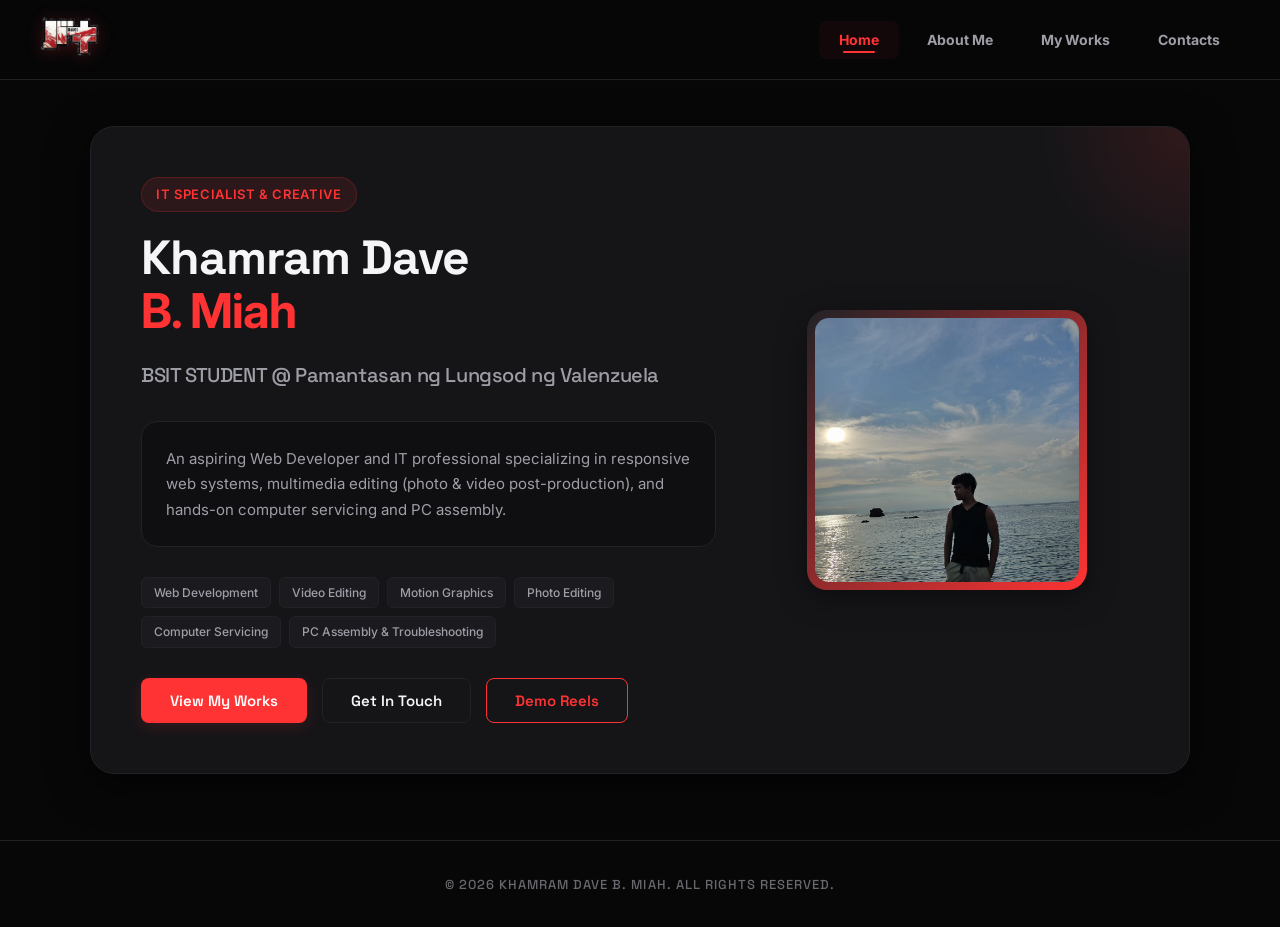
<file: index.html>
<!DOCTYPE html>
<html lang="en">
    <head>
        <meta charset="utf-8">
        <meta name="viewport" content="width=device-width, initial-scale=1.0">
        <meta name="description" content="Khamram Dave B. Miah - Professional Portfolio. BSIT Student at Pamantasan ng Lungsod ng Valenzuela, Web Developer, Video Editor, and IT Servicing Specialist.">
        <title>Khamram Dave B. Miah | Portfolio</title>
        <link rel="icon" type="image/x-icon" href="materials/logo.png">
        <link rel="stylesheet" href="style.css">
    </head>
    <body>
        <!-- Header / Navigation -->
        <header class="nav-bar">
            <div class="logo-container">
                <a href="index.html">
                    <img id="logo2" src="materials/logo.png" alt="Khamram Dave B. Miah Logo">
                </a>
            </div>
            <div class="button-container1"> 
                <a href="index.html">
                    <button class="button2 active" id="navHome"><b>Home</b></button>
                </a>
                <a href="about_me.html">
                    <button class="button2" id="navAbout"><b>About Me</b></button>
                </a>
                <a href="myWorks.html">
                    <button class="button2" id="navWorks"><b>My Works</b></button>
                </a>
                <a href="contacts.html">
                    <button class="button2" id="navContacts"><b>Contacts</b></button>
                </a>
            </div>
        </header>

        <!-- Main Hero Section -->
        <main class="card-container">
            <div class="card" id="homeCard"> 
                <div class="card-intro-content">
                    <span class="badge">IT Specialist & Creative</span>
                    <h1>Khamram Dave <br><span>B. Miah</span></h1>
                    <h2>BSIT STUDENT @ Pamantasan ng Lungsod ng Valenzuela</h2>
                    
                    <div class="text-card">
                        <p>An aspiring Web Developer and IT professional specializing in responsive web systems, multimedia editing (photo & video post-production), and hands-on computer servicing and PC assembly.</p>
                    </div>

                    <div class="skills-preview">
                        <span class="skill-tag">Web Development</span>
                        <span class="skill-tag">Video Editing</span>
                        <span class="skill-tag">Motion Graphics</span>
                        <span class="skill-tag">Photo Editing</span>
                        <span class="skill-tag">Computer Servicing</span>
                        <span class="skill-tag">PC Assembly & Troubleshooting</span>
                    </div>

                    <div class="button-container"> 
                        <a href="myWorks.html">
                            <button class="button1" id="btnViewWorks">View My Works</button>
                        </a>
                        <a href="contacts.html">
                            <button class="button1 button-ghost" id="btnGetInTouch">Get In Touch</button>
                        </a>
                        <a href="Demoreels.html">
                            <button class="button1 button-ghost" id="btnDemoReels" style="border-color: var(--accent); color: var(--accent);">Demo Reels</button>
                        </a>
                    </div>
                </div>

                <div class="profile">
                    <div class="profile-frame">
                        <img src="materials/profile.jpg" alt="Khamram Dave B. Miah Profile Photo">
                    </div>
                </div>
            </div>
        </main>

        <!-- Footer -->
        <footer>
            <b>© 2026 KHAMRAM DAVE B. MIAH. ALL RIGHTS RESERVED.</b>
        </footer>
        <script src="script.js"></script>
    </body>
</html>
</file>
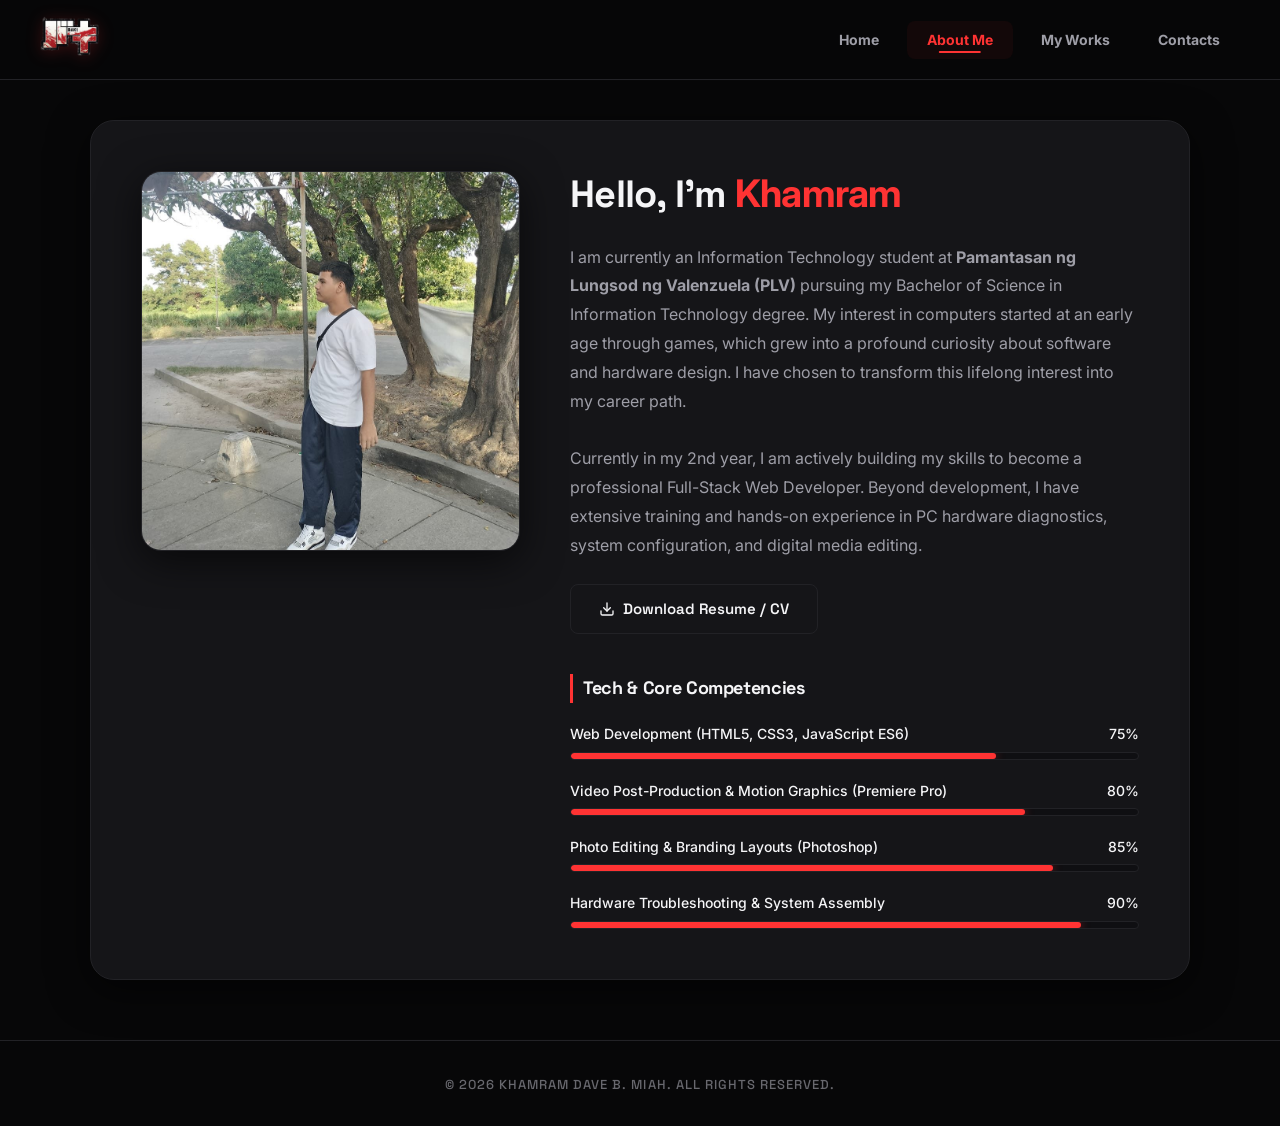
<file: about_me.html>
<!DOCTYPE html>
<html lang="en">
    <head>
        <meta charset="utf-8">
        <meta name="viewport" content="width=device-width, initial-scale=1.0">
        <meta name="description" content="About Khamram Dave B. Miah - Student at Pamantasan ng Lungsod ng Valenzuela. Learn more about his skills and education background in IT.">
        <title>About Me | Khamram Dave B. Miah</title>
        <link rel="icon" type="image/x-icon" href="materials/logo.png">
        <link rel="stylesheet" href="style.css">
    </head>
    <body>
        <!-- Header / Navigation -->
        <header class="nav-bar">
            <div class="logo-container">
                <a href="index.html">
                    <img id="logo2" src="materials/logo.png" alt="Khamram Dave B. Miah Logo">
                </a>
            </div>
            <div class="button-container1"> 
                <a href="index.html">
                    <button class="button2" id="navHome"><b>Home</b></button>
                </a>
                <a href="about_me.html">
                    <button class="button2 active" id="navAbout"><b>About Me</b></button>
                </a>
                <a href="myWorks.html">
                    <button class="button2" id="navWorks"><b>My Works</b></button>
                </a>
                <a href="contacts.html">
                    <button class="button2" id="navContacts"><b>Contacts</b></button>
                </a>
            </div>
        </header>

        <!-- About Me Section -->
        <main class="card-about">
            <div class="card2">
                <div class="profile2">
                    <img src="materials/profile2.jpg" alt="Khamram Dave B. Miah Profile Photo">
                </div>
                
                <div class="about-details">
                    <h1 id="p2">Hello, I'm <span>Khamram</span></h1>
                    
                    <p id="p3">
                        I am currently an Information Technology student at <strong>Pamantasan ng Lungsod ng Valenzuela (PLV)</strong> pursuing my Bachelor of Science in Information Technology degree. 
                        My interest in computers started at an early age through games, which grew into a profound curiosity about software and hardware design. I have chosen to transform this lifelong interest into my career path.
                        <br><br>
                        Currently in my 2nd year, I am actively building my skills to become a professional Full-Stack Web Developer. Beyond development, I have extensive training and hands-on experience in PC hardware diagnostics, system configuration, and digital media editing.
                    </p>
                    
                    <a href="materials/Miah_MoodBoard23.pdf" target="_blank" download class="button1 button-ghost btn-resume" style="align-self: flex-start; display: inline-flex; align-items: center; gap: 8px; text-decoration: none; margin-bottom: 5px;">
                        <svg width="16" height="16" viewBox="0 0 24 24" fill="none" stroke="currentColor" stroke-width="2" stroke-linecap="round" stroke-linejoin="round" style="flex-shrink:0;"><path d="M21 15v4a2 2 0 0 1-2 2H5a2 2 0 0 1-2-2v-4"/><polyline points="7 10 12 15 17 10"/><line x1="12" y1="15" x2="12" y2="3"/></svg>
                        Download Resume / CV
                    </a>
                    
                    <div class="skills-section">
                        <h4>Tech & Core Competencies</h4>
                        
                        <div class="skill-bar-container">
                            <div class="skill-info">
                                <span>Web Development (HTML5, CSS3, JavaScript ES6)</span>
                                <span>75%</span>
                            </div>
                            <div class="skill-bar">
                                <div class="skill-progress" style="width: 0%;" data-progress="75%"></div>
                            </div>
                        </div>
                        
                        <div class="skill-bar-container">
                            <div class="skill-info">
                                <span>Video Post-Production & Motion Graphics (Premiere Pro)</span>
                                <span>80%</span>
                            </div>
                            <div class="skill-bar">
                                <div class="skill-progress" style="width: 0%;" data-progress="80%"></div>
                            </div>
                        </div>
                        
                        <div class="skill-bar-container">
                            <div class="skill-info">
                                <span>Photo Editing & Branding Layouts (Photoshop)</span>
                                <span>85%</span>
                            </div>
                            <div class="skill-bar">
                                <div class="skill-progress" style="width: 0%;" data-progress="85%"></div>
                            </div>
                        </div>

                        <div class="skill-bar-container">
                            <div class="skill-info">
                                <span>Hardware Troubleshooting & System Assembly</span>
                                <span>90%</span>
                            </div>
                            <div class="skill-bar">
                                <div class="skill-progress" style="width: 0%;" data-progress="90%"></div>
                            </div>
                        </div>
                    </div>
                </div>
            </div>
        </main>

        <!-- Footer -->
        <footer>
            <b>© 2026 KHAMRAM DAVE B. MIAH. ALL RIGHTS RESERVED.</b>
        </footer>
        <script src="script.js"></script>
    </body>
</html>
</file>
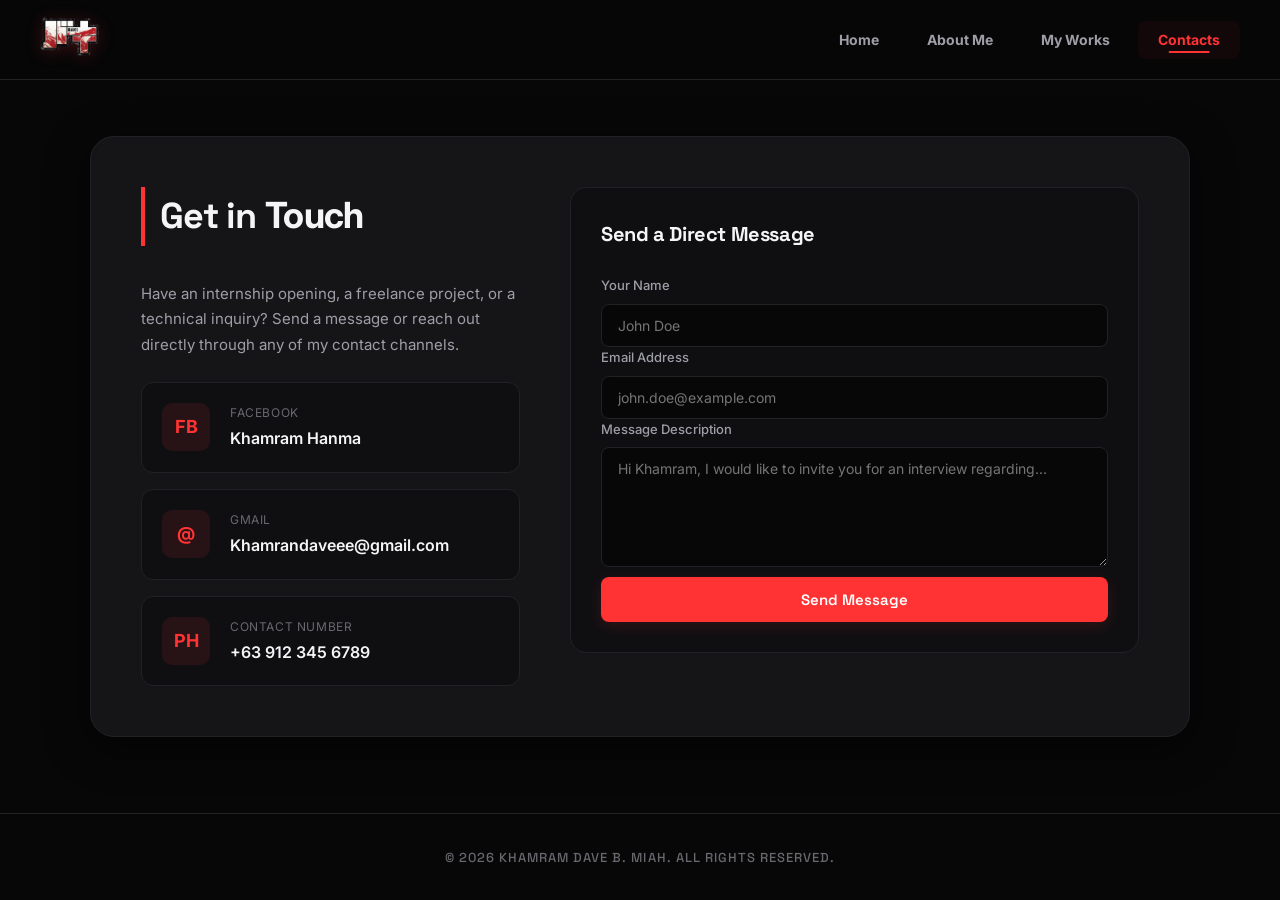
<file: contacts.html>
<!DOCTYPE html>
<html lang="en">
    <head>
        <meta charset="utf-8">
        <meta name="viewport" content="width=device-width, initial-scale=1.0">
        <meta name="description" content="Contact Khamram Dave B. Miah. Reach out for web development, video editing, or computer technical service opportunities.">
        <title>Contact Me | Khamram Dave B. Miah</title>
        <link rel="icon" type="image/x-icon" href="materials/logo.png">
        <link rel="stylesheet" href="style.css">
    </head>
    <body>
        <!-- Header / Navigation -->
        <header class="nav-bar">
            <div class="logo-container">
                <a href="index.html">
                    <img id="logo2" src="materials/logo.png" alt="Khamram Dave B. Miah Logo">
                </a>
            </div>
            <div class="button-container1"> 
                <a href="index.html">
                    <button class="button2" id="navHome"><b>Home</b></button>
                </a>
                <a href="about_me.html">
                    <button class="button2" id="navAbout"><b>About Me</b></button>
                </a>
                <a href="myWorks.html">
                    <button class="button2" id="navWorks"><b>My Works</b></button>
                </a>
                <a href="contacts.html">
                    <button class="button2 active" id="navContacts"><b>Contacts</b></button>
                </a>
            </div>
        </header>

        <!-- Contacts Section -->
        <main class="card-about">
            <div class="card2">
                <!-- Column 1: Info Grid -->
                <div class="contact-details">
                    <h1 id="h3contacts">Get in <span>Touch</span></h1>
                    <p>Have an internship opening, a freelance project, or a technical inquiry? Send a message or reach out directly through any of my contact channels.</p>
                    
                    <div class="contacts-grid">
                        <!-- Facebook -->
                        <a href="https://www.facebook.com/khamran.miah" target="_blank" class="contact-card">
                            <div class="contact-icon">
                                <span>FB</span>
                            </div>
                            <div class="contact-info">
                                <span class="contact-label">Facebook</span>
                                <span class="contact-value">Khamram Hanma</span>
                            </div>
                        </a>

                        <!-- Email -->
                        <a href="mailto:Khamrandaveee@gmail.com" class="contact-card">
                            <div class="contact-icon">
                                <span>@</span>
                            </div>
                            <div class="contact-info">
                                <span class="contact-label">Gmail</span>
                                <span class="contact-value">Khamrandaveee@gmail.com</span>
                            </div>
                        </a>

                        <!-- Phone -->
                        <div class="contact-card">
                            <div class="contact-icon">
                                <span>PH</span>
                            </div>
                            <div class="contact-info">
                                <span class="contact-label">Contact Number</span>
                                <span class="contact-value">+63 912 345 6789</span>
                            </div>
                        </div>
                    </div>
                </div>

                <!-- Column 2: Feedback Form -->
                <div class="contact-form-container">
                    <h4>Send a Direct Message</h4>
                    <form id="contactForm" onsubmit="event.preventDefault(); alert('Thank you! Your mock message was sent successfully.'); this.reset();">
                        <div class="form-group">
                            <label for="nameInput">Your Name</label>
                            <input type="text" id="nameInput" class="form-control" placeholder="John Doe" required>
                        </div>
                        
                        <div class="form-group">
                            <label for="emailInput">Email Address</label>
                            <input type="email" id="emailInput" class="form-control" placeholder="john.doe@example.com" required>
                        </div>

                        <div class="form-group">
                            <label for="messageInput">Message Description</label>
                            <textarea id="messageInput" class="form-control" placeholder="Hi Khamram, I would like to invite you for an interview regarding..." required></textarea>
                        </div>

                        <button type="submit" class="button1" style="width: 100%; margin-top: 10px;">Send Message</button>
                    </form>
                </div>
            </div>
        </main>

        <!-- Footer -->
        <footer>
            <b>© 2026 KHAMRAM DAVE B. MIAH. ALL RIGHTS RESERVED.</b>
        </footer>
        <script src="script.js"></script>
    </body>
</html>
</file>
<file: style.css>
@import url('https://fonts.googleapis.com/css2?family=Inter:wght@300;400;500;600;700&family=Space+Grotesk:wght@400;500;600;700&display=swap');

:root {
    --bg-primary: #070708;
    --bg-secondary: #0f0f12;
    --bg-card: #151518;
    --accent: #ff3333;
    --accent-hover: #cc1111;
    --accent-glow: rgba(255, 51, 51, 0.15);
    --accent-glow-strong: rgba(255, 51, 51, 0.4);
    --text-primary: #f5f5f7;
    --text-secondary: #9e9ea7;
    --text-muted: #68686e;
    --border: #222226;
    --border-hover: #33333a;
    --shadow-main: 0 10px 40px rgba(0, 0, 0, 0.6);
    --font-heading: 'Space Grotesk', sans-serif;
    --font-body: 'Inter', sans-serif;
    --transition: all 0.4s cubic-bezier(0.16, 1, 0.3, 1);
}

/* Global Reset & Base Styling */
* {
    margin: 0;
    padding: 0;
    box-sizing: border-box;
    font-family: var(--font-body);
    transition: background-color 0.3s ease, border-color 0.3s ease, transform 0.3s cubic-bezier(0.16, 1, 0.3, 1), box-shadow 0.3s ease;
}

html {
    scroll-behavior: smooth;
    background-color: var(--bg-primary);
    color: var(--text-primary);
}

body {
    background-color: var(--bg-primary);
    min-height: 100vh;
    line-height: 1.6;
    display: flex;
    flex-direction: column;
}

/* Custom Scrollbar */
::-webkit-scrollbar {
    width: 8px;
    height: 8px;
}
::-webkit-scrollbar-track {
    background: var(--bg-primary);
}
::-webkit-scrollbar-thumb {
    background: #252528;
    border-radius: 4px;
}
::-webkit-scrollbar-thumb:hover {
    background: var(--accent);
}

/* Typography Extensions */
h1, h2, h3, h4, h5, h6 {
    font-family: var(--font-heading);
    font-weight: 700;
    color: var(--text-primary);
    letter-spacing: -0.02em;
}

p {
    color: var(--text-secondary);
    font-size: 15px;
    line-height: 1.7;
}

a {
    color: var(--accent);
    text-decoration: none;
    transition: var(--transition);
}

a:hover {
    color: var(--text-primary);
    text-shadow: 0 0 10px var(--accent-glow-strong);
}

/* Brand Logo Styling */
.logo-container {
    height: auto;
    display: flex;
    align-items: center;
}

#logo1, #logo2 {
    height: 40px;
    width: auto;
    object-fit: contain;
    filter: drop-shadow(0 2px 8px rgba(255, 51, 51, 0.2));
    transition: var(--transition);
}

#logo1:hover, #logo2:hover {
    transform: scale(1.05);
    filter: drop-shadow(0 4px 15px var(--accent-glow-strong));
}

/* Navigation Bar */
.nav-bar {
    position: fixed;
    top: 0;
    left: 0;
    width: 100%;
    height: 80px;
    background-color: rgba(7, 7, 8, 0.8);
    backdrop-filter: blur(16px);
    -webkit-backdrop-filter: blur(16px);
    display: flex;
    align-items: center;
    justify-content: space-between;
    padding: 0 40px;
    border-bottom: 1px solid var(--border);
    z-index: 1000;
}

.button-container1 {
    display: flex;
    gap: 8px;
    align-items: center;
}

.button2 {
    font-family: var(--font-heading);
    font-size: 14px;
    font-weight: 500;
    background-color: transparent;
    color: var(--text-secondary);
    padding: 10px 20px;
    border: none;
    border-radius: 8px;
    cursor: pointer;
    position: relative;
    transition: var(--transition);
}

.button2:hover, .button2.active {
    color: var(--accent);
    background-color: rgba(255, 51, 51, 0.05);
}

.button2::after {
    content: "";
    position: absolute;
    bottom: 6px;
    left: 50%;
    transform: translateX(-50%);
    width: 0;
    height: 2px;
    background-color: var(--accent);
    transition: var(--transition);
    border-radius: 2px;
}

.button2:hover::after, .button2.active::after {
    width: 40%;
}

/* Buttons Styling */
.button1 {
    font-family: var(--font-heading);
    font-size: 15px;
    font-weight: 600;
    background-color: var(--accent);
    color: #ffffff;
    padding: 12px 28px;
    border-radius: 8px;
    border: 1px solid transparent;
    cursor: pointer;
    box-shadow: 0 4px 15px var(--accent-glow);
    display: inline-flex;
    align-items: center;
    justify-content: center;
    gap: 8px;
    transition: var(--transition);
}

.button1:hover {
    background-color: var(--accent-hover);
    transform: translateY(-2px);
    box-shadow: 0 6px 20px rgba(255, 51, 51, 0.3);
}

.button1:active {
    transform: translateY(0);
}

/* Secondary Button Outline */
.button-ghost {
    background-color: transparent;
    color: var(--text-primary);
    border: 1px solid var(--border);
    box-shadow: none;
}

.button-ghost:hover {
    background-color: var(--bg-secondary);
    border-color: var(--accent);
    color: var(--accent);
    box-shadow: 0 4px 15px var(--accent-glow);
}

/* Homepage main layout: Hero split container */
.card-container {
    display: flex;
    justify-content: center;
    align-items: center;
    padding: 120px 40px 60px 40px;
    min-height: calc(100vh - 60px);
    width: 100%;
}

.card {
    width: 100%;
    max-width: 1100px;
    background-color: var(--bg-card);
    border: 1px solid var(--border);
    border-radius: 24px;
    box-shadow: var(--shadow-main);
    display: grid;
    grid-template-columns: 1.2fr 0.8fr;
    gap: 40px;
    padding: 50px;
    align-items: center;
    position: relative;
    overflow: hidden;
}

.card::before {
    content: '';
    position: absolute;
    top: -150px;
    right: -150px;
    width: 300px;
    height: 300px;
    background: radial-gradient(circle, var(--accent-glow-strong) 0%, transparent 70%);
    opacity: 0.3;
    pointer-events: none;
}

.card-intro-content {
    display: flex;
    flex-direction: column;
    gap: 20px;
}

.badge {
    background-color: rgba(255, 51, 51, 0.1);
    border: 1px solid rgba(255, 51, 51, 0.2);
    color: var(--accent);
    padding: 6px 14px;
    border-radius: 50px;
    font-size: 13px;
    font-weight: 600;
    align-self: flex-start;
    text-transform: uppercase;
    letter-spacing: 0.05em;
}

.card-intro-content h1 {
    font-size: clamp(32px, 5vw, 48px);
    line-height: 1.1;
}

.card-intro-content h1 span {
    color: var(--accent);
    position: relative;
}

.card-intro-content h2 {
    font-size: 20px;
    font-weight: 500;
    color: var(--text-secondary);
}

.profile {
    display: flex;
    justify-content: center;
    align-items: center;
}

.profile-frame {
    position: relative;
    width: 280px;
    height: 280px;
    border-radius: 20px;
    padding: 8px;
    background: linear-gradient(135deg, var(--border) 0%, var(--accent) 100%);
    box-shadow: 0 8px 30px rgba(0, 0, 0, 0.4);
}

.profile img {
    width: 100%;
    height: 100%;
    object-fit: cover;
    border-radius: 14px;
    background-color: var(--bg-secondary);
    display: block;
}

.button-container {
    display: flex;
    gap: 15px;
    margin-top: 10px;
    flex-wrap: wrap;
}

.text-card {
    background-color: var(--bg-secondary);
    border: 1px solid var(--border);
    border-radius: 16px;
    padding: 24px;
    margin-top: 10px;
}

.text-card p {
    font-size: 15px;
    color: var(--text-secondary);
}

.skills-preview {
    display: flex;
    gap: 8px;
    flex-wrap: wrap;
    margin-top: 10px;
}

.skill-tag {
    background-color: #1a1a1f;
    border: 1px solid var(--border);
    color: var(--text-secondary);
    padding: 5px 12px;
    border-radius: 6px;
    font-size: 12px;
    font-weight: 500;
}

.skill-tag:hover {
    border-color: var(--accent);
    color: var(--text-primary);
    background-color: rgba(255, 51, 51, 0.05);
}

/* About Me & Contacts page card system */
.card-about {
    display: flex;
    justify-content: center;
    align-items: center;
    padding: 120px 40px 60px 40px;
    width: 100%;
    flex-grow: 1;
}

.card2 {
    width: 100%;
    max-width: 1100px;
    background-color: var(--bg-card);
    border: 1px solid var(--border);
    border-radius: 24px;
    box-shadow: var(--shadow-main);
    padding: 50px;
    display: grid;
    grid-template-columns: 0.8fr 1.2fr;
    gap: 50px;
    align-items: flex-start;
}

.profile2, .profile3 {
    width: 100%;
    display: flex;
    justify-content: center;
}

.profile2 img, .profile3 img {
    width: 100%;
    max-width: 380px;
    height: 380px;
    object-fit: cover;
    border-radius: 20px;
    border: 1px solid var(--border);
    box-shadow: var(--shadow-main);
}

.about-details {
    display: flex;
    flex-direction: column;
    gap: 25px;
}

#p2 {
    font-size: 38px;
    font-weight: 700;
    line-height: 1.2;
}

#p2 span {
    color: var(--accent);
}

#p3 {
    font-size: 16px;
    line-height: 1.8;
    color: var(--text-secondary);
}

/* Skills list with bar meters */
.skills-section {
    display: flex;
    flex-direction: column;
    gap: 20px;
    margin-top: 10px;
}

.skills-section h4 {
    font-family: var(--font-heading);
    font-size: 18px;
    border-left: 3px solid var(--accent);
    padding-left: 10px;
}

.skill-bar-container {
    display: flex;
    flex-direction: column;
    gap: 6px;
}

.skill-info {
    display: flex;
    justify-content: space-between;
    font-size: 14px;
    font-weight: 500;
    color: var(--text-primary);
}

.skill-bar {
    width: 100%;
    height: 8px;
    background-color: var(--bg-secondary);
    border-radius: 4px;
    overflow: hidden;
    position: relative;
    border: 1px solid var(--border);
}

.skill-progress {
    height: 100%;
    background-color: var(--accent);
    border-radius: 4px;
    width: 0%; /* Will animate in */
    box-shadow: 0 0 10px rgba(255, 51, 51, 0.5);
    transition: width 1.5s cubic-bezier(0.16, 1, 0.3, 1);
}

/* Contacts layout */
.contact-details {
    display: flex;
    flex-direction: column;
    gap: 25px;
    width: 100%;
}

#h3contacts {
    font-size: 36px;
    margin-bottom: 10px;
    border-left: 4px solid var(--accent);
    padding-left: 15px;
}

.contacts-grid {
    display: grid;
    grid-template-columns: 1fr;
    gap: 16px;
    width: 100%;
}

.contact-card {
    background-color: var(--bg-secondary);
    border: 1px solid var(--border);
    border-radius: 12px;
    padding: 20px;
    display: flex;
    align-items: center;
    gap: 20px;
    cursor: pointer;
    transition: var(--transition);
}

.contact-card:hover {
    border-color: var(--accent);
    transform: translateY(-2px);
    box-shadow: 0 8px 24px rgba(255, 51, 51, 0.05);
}

.contact-icon {
    width: 48px;
    height: 48px;
    background-color: rgba(255, 51, 51, 0.1);
    border-radius: 10px;
    display: flex;
    align-items: center;
    justify-content: center;
    color: var(--accent);
    font-weight: bold;
    font-size: 18px;
}

.contact-info {
    display: flex;
    flex-direction: column;
    gap: 4px;
}

.contact-label {
    font-size: 12px;
    color: var(--text-muted);
    text-transform: uppercase;
    letter-spacing: 0.05em;
}

.contact-value {
    font-size: 16px;
    font-weight: 600;
    color: var(--text-primary);
}

/* Contacts Interactive Mock Form */
.contact-form-container {
    background-color: var(--bg-secondary);
    border: 1px solid var(--border);
    border-radius: 16px;
    padding: 30px;
    display: flex;
    flex-direction: column;
    gap: 20px;
}

.contact-form-container h4 {
    font-size: 20px;
    margin-bottom: 5px;
}

.form-group {
    display: flex;
    flex-direction: column;
    gap: 8px;
}

.form-group label {
    font-size: 13px;
    font-weight: 500;
    color: var(--text-secondary);
}

.form-control {
    background-color: var(--bg-primary);
    border: 1px solid var(--border);
    border-radius: 8px;
    padding: 12px 16px;
    color: var(--text-primary);
    font-size: 14px;
    width: 100%;
    outline: none;
    transition: var(--transition);
}

.form-control:focus {
    border-color: var(--accent);
    box-shadow: 0 0 0 3px rgba(255, 51, 51, 0.15);
}

textarea.form-control {
    resize: vertical;
    min-height: 120px;
}

/* Works / Portfolio grid page layout */
.portfolio-header {
    text-align: center;
    padding: 120px 20px 20px 20px;
    max-width: 800px;
    margin: 0 auto;
}

.portfolio-header h1 {
    font-size: 42px;
    margin-bottom: 12px;
}

.portfolio-header h1 span {
    color: var(--accent);
}

/* Filtering Toolbar */
.filter-toolbar {
    display: flex;
    justify-content: center;
    gap: 10px;
    margin: 30px auto;
    flex-wrap: wrap;
    max-width: 800px;
    padding: 0 20px;
}

.filter-btn {
    font-family: var(--font-heading);
    font-size: 14px;
    font-weight: 600;
    background-color: var(--bg-card);
    border: 1px solid var(--border);
    color: var(--text-secondary);
    padding: 8px 18px;
    border-radius: 8px;
    cursor: pointer;
    transition: var(--transition);
}

.filter-btn:hover, .filter-btn.active {
    color: var(--text-primary);
    border-color: var(--accent);
    background-color: rgba(255, 51, 51, 0.05);
}

.container {
    max-width: 1200px;
    margin: 0 auto;
    padding: 0 40px 80px 40px;
    display: grid;
    grid-template-columns: repeat(auto-fill, minmax(340px, 1fr));
    gap: 30px;
}

/* Portfolio Card Design */
.item {
    background-color: var(--bg-card);
    border: 1px solid var(--border);
    border-radius: 20px;
    overflow: hidden;
    display: flex;
    flex-direction: column;
    height: 100%;
    position: relative;
}

.item:hover {
    border-color: var(--accent);
    transform: translateY(-5px);
    box-shadow: var(--shadow-main);
}

.item-header {
    padding: 20px 24px;
    border-bottom: 1px solid var(--border);
    display: flex;
    justify-content: space-between;
    align-items: center;
}

.item-header h3 {
    font-size: 18px;
    margin: 0;
    overflow: hidden;
    text-overflow: ellipsis;
    white-space: nowrap;
}

.item-category {
    font-size: 11px;
    font-weight: 600;
    text-transform: uppercase;
    color: var(--accent);
    letter-spacing: 0.05em;
    background: rgba(255, 51, 51, 0.08);
    padding: 4px 10px;
    border-radius: 4px;
    border: 1px solid rgba(255, 51, 51, 0.15);
}

.media-container {
    position: relative;
    width: 100%;
    aspect-ratio: 16/10;
    background-color: var(--bg-primary);
    overflow: hidden;
}

.media-container img, .media-container video {
    width: 100%;
    height: 100%;
    object-fit: cover;
    display: block;
    cursor: pointer;
    transition: transform 0.5s ease;
}

.media-container:hover img, .media-container:hover video {
    transform: scale(1.05);
}

.item-body {
    padding: 20px 24px;
    display: flex;
    flex-direction: column;
    gap: 12px;
    flex-grow: 1;
}

.item-body p {
    font-size: 14px;
    color: var(--text-secondary);
    display: -webkit-box;
    -webkit-line-clamp: 3;
    -webkit-box-orient: vertical;
    overflow: hidden;
    text-overflow: ellipsis;
    margin: 0;
}

.item-tags {
    display: flex;
    gap: 6px;
    flex-wrap: wrap;
    margin-top: auto;
}

.item-tag {
    font-size: 11px;
    background-color: var(--bg-secondary);
    border: 1px solid var(--border);
    color: var(--text-muted);
    padding: 3px 8px;
    border-radius: 4px;
}

/* Play Indicator Overlay for Videos */
.video-wrapper {
    position: relative;
    width: 100%;
    height: 100%;
}

.video-play-hint {
    position: absolute;
    top: 15px;
    right: 15px;
    background: rgba(0, 0, 0, 0.7);
    border: 1px solid rgba(255, 255, 255, 0.1);
    color: var(--accent);
    font-size: 11px;
    font-weight: bold;
    padding: 4px 8px;
    border-radius: 4px;
    pointer-events: none;
    z-index: 5;
    text-transform: uppercase;
}

/* Demo Reels layout (Theater-like View) */
.demo-header {
    text-align: center;
    padding: 120px 20px 20px 20px;
    max-width: 800px;
    margin: 0 auto;
}

.demo-header h1 {
    font-size: 42px;
    margin-bottom: 12px;
}

.demo-header h1 span {
    color: var(--accent);
}

.demo-container {
    max-width: 1100px;
    width: 90%;
    aspect-ratio: 16/9;
    margin: 30px auto 60px auto;
    background-color: var(--bg-card);
    border: 1px solid var(--border);
    border-radius: 20px;
    overflow: hidden;
    box-shadow: 0 20px 50px rgba(0, 0, 0, 0.8), 0 0 40px rgba(255, 51, 51, 0.05);
    display: flex;
    justify-content: center;
    align-items: center;
}

.demo-container video {
    width: 100%;
    height: 100%;
    object-fit: contain;
}

/* Fullscreen overlay lightbox for zoomed images */
.fullscreen-overlay {
    position: fixed;
    top: 0;
    left: 0;
    width: 100%;
    height: 100%;
    background-color: rgba(5, 5, 6, 0.95);
    backdrop-filter: blur(20px);
    display: none;
    justify-content: center;
    align-items: center;
    z-index: 9999;
}

.fullscreen-overlay.active {
    display: flex;
}

.fullscreen-image {
    max-width: 85%;
    max-height: 85vh;
    object-fit: contain;
    border-radius: 12px;
    box-shadow: 0 10px 50px rgba(0, 0, 0, 0.8), 0 0 30px rgba(255, 51, 51, 0.1);
    border: 1px solid var(--border);
}

.close-button {
    position: absolute;
    top: 30px;
    right: 30px;
    background: rgba(255, 255, 255, 0.05);
    border: 1px solid rgba(255, 255, 255, 0.1);
    color: var(--text-primary);
    width: 50px;
    height: 50px;
    border-radius: 50%;
    font-size: 28px;
    cursor: pointer;
    display: flex;
    align-items: center;
    justify-content: center;
    transition: var(--transition);
}

.close-button:hover {
    background-color: var(--accent);
    color: white;
    transform: rotate(90deg);
}

/* Footer Section */
footer {
    border-top: 1px solid var(--border);
    padding: 30px 40px;
    text-align: center;
    background-color: var(--bg-primary);
    width: 100%;
    margin-top: auto;
}

footer b {
    font-family: var(--font-heading);
    font-size: 13px;
    letter-spacing: 0.08em;
    font-weight: 500;
    color: var(--text-muted);
}

/* Responsive Grid and Breakpoints */

/* Global Mobile Navigation Controls */
.hamburger-menu {
    display: none;
    flex-direction: column;
    justify-content: space-between;
    width: 24px;
    height: 18px;
    background: transparent;
    border: none;
    cursor: pointer;
    padding: 0;
    z-index: 1001;
}

.hamburger-menu span {
    width: 100%;
    height: 2px;
    background-color: var(--text-primary);
    border-radius: 2px;
    transition: all 0.3s cubic-bezier(0.16, 1, 0.3, 1);
}

body.nav-menu-open {
    overflow: hidden;
}

/* Tablets and small desktops */
@media (max-width: 1024px) {
    .nav-bar {
        padding: 0 24px;
    }
    
    .card-container {
        padding: 120px 24px 40px 24px;
    }

    .card {
        grid-template-columns: 1fr;
        gap: 30px;
        padding: 40px;
    }

    .profile {
        order: -1;
    }

    .card2 {
        grid-template-columns: 1fr;
        gap: 30px;
        padding: 40px;
    }

    .profile2 img, .profile3 img {
        height: auto;
        aspect-ratio: 1/1;
        max-width: 320px;
    }
    
    .container {
        padding: 0 24px 60px 24px;
        grid-template-columns: repeat(auto-fill, minmax(280px, 1fr));
    }
}

/* Mobile Devices */
@media (max-width: 768px) {
    .nav-bar {
        height: 70px;
        padding: 0 20px;
        position: fixed;
        top: 0;
        left: 0;
        width: 100%;
    }

    #logo1, #logo2 {
        height: 32px;
    }

    .hamburger-menu {
        display: flex;
    }

    /* Morphing Hamburger animation */
    .hamburger-menu.active span:nth-child(1) {
        transform: translateY(8px) rotate(45deg);
        background-color: var(--accent);
    }

    .hamburger-menu.active span:nth-child(2) {
        opacity: 0;
        transform: translateX(-10px);
    }

    .hamburger-menu.active span:nth-child(3) {
        transform: translateY(-8px) rotate(-45deg);
        background-color: var(--accent);
    }

    /* Vertical Glassmorphic Side Drawer */
    .button-container1 {
        position: fixed;
        top: 0;
        right: 0;
        width: 280px;
        height: 100vh;
        background-color: rgba(11, 11, 14, 0.98);
        backdrop-filter: blur(24px);
        -webkit-backdrop-filter: blur(24px);
        border-left: 1px solid var(--border);
        display: flex;
        flex-direction: column;
        justify-content: center;
        align-items: flex-start;
        gap: 15px;
        padding: 40px;
        transform: translateX(100%);
        transition: transform 0.4s cubic-bezier(0.16, 1, 0.3, 1);
        z-index: 1000;
    }

    .button-container1.active {
        transform: translateX(0);
        box-shadow: -10px 0 40px rgba(0, 0, 0, 0.8), 0 0 30px rgba(255, 51, 51, 0.05);
    }

    .button-container1 a {
        width: 100%;
        text-align: left;
        opacity: 0;
        transform: translateY(15px);
        transition: opacity 0.4s ease, transform 0.4s cubic-bezier(0.16, 1, 0.3, 1);
    }

    .button-container1.active a {
        opacity: 1;
        transform: translateY(0);
    }

    /* Staggered Navigation Entry Transitions */
    .button-container1.active a:nth-child(1) { transition-delay: 0.08s; }
    .button-container1.active a:nth-child(2) { transition-delay: 0.16s; }
    .button-container1.active a:nth-child(3) { transition-delay: 0.24s; }
    .button-container1.active a:nth-child(4) { transition-delay: 0.32s; }

    .button2 {
        width: 100%;
        font-size: 16px;
        padding: 12px 20px;
        display: block;
        border-radius: 8px;
        text-align: left;
    }

    .button2.active {
        color: var(--accent);
        background-color: rgba(255, 51, 51, 0.08);
        border-left: 3px solid var(--accent);
        border-radius: 0 8px 8px 0;
    }

    .button2::after {
        display: none; /* Hide bottom line effect on mobile list */
    }

    /* Layout scaling for hero and content */
    .card-container {
        padding: 100px 20px 40px 20px;
        min-height: auto;
    }

    .card {
        padding: 30px 24px;
        border-radius: 16px;
        gap: 30px;
    }

    .card-intro-content {
        text-align: center;
        align-items: center;
        gap: 16px;
    }

    .badge {
        align-self: center;
    }

    .profile-frame {
        width: 200px;
        height: 200px;
        border-radius: 16px;
    }

    .button-container {
        justify-content: center;
        width: 100%;
        gap: 12px;
    }

    .button1 {
        width: 100%;
        padding: 12px 24px;
    }

    /* About & Contacts Mobile adjustments */
    .card-about {
        padding: 100px 20px 40px 20px;
    }

    .card2 {
        padding: 30px 24px;
        border-radius: 16px;
        gap: 25px;
    }

    #p2 {
        font-size: 30px;
        text-align: center;
    }

    #p3 {
        text-align: left;
        font-size: 15px;
    }

    .btn-resume {
        align-self: center !important;
    }

    .profile2 img, .profile3 img {
        max-width: 260px;
        height: 260px;
    }

    #h3contacts {
        font-size: 30px;
        text-align: center;
        padding-left: 0;
        border-left: none;
    }

    /* Form controls: 16px minimum prevents iOS viewport zoom on focus */
    .form-control {
        font-size: 16px;
        padding: 12px 14px;
    }

    /* Works page styling */
    .portfolio-header, .demo-header {
        padding: 100px 20px 20px 20px;
    }

    .portfolio-header h1, .demo-header h1 {
        font-size: 34px;
    }

    .filter-toolbar {
        justify-content: flex-start;
        overflow-x: auto;
        white-space: nowrap;
        padding: 10px 20px;
        margin: 20px auto;
        gap: 8px;
        -webkit-overflow-scrolling: touch;
    }
    
    .filter-toolbar::-webkit-scrollbar {
        display: none;
    }

    .filter-btn {
        padding: 8px 16px;
        font-size: 13px;
        border-radius: 50px;
    }

    /* Mobile hover overrides to prevent sticky tap states */
    .item:hover {
        transform: none !important;
        box-shadow: var(--shadow-main) !important;
    }

    .contact-card:hover {
        transform: none !important;
        box-shadow: none !important;
    }

    .button1:hover {
        transform: none !important;
    }

    .container {
        padding: 0 20px 40px 20px;
        gap: 24px;
        grid-template-columns: repeat(auto-fill, minmax(280px, 1fr));
    }

    .demo-container {
        width: 100%;
        border-radius: 12px;
        margin-bottom: 40px;
    }

    footer {
        padding: 24px;
    }

    .close-button {
        top: 20px;
        right: 20px;
        width: 44px;
        height: 44px;
        font-size: 24px;
    }
}

/* Compact Mobile Devices (Phones under 480px) */
@media (max-width: 480px) {
    .card-container {
        padding: 90px 12px 30px 12px;
    }

    .card {
        padding: 24px 16px;
        gap: 20px;
    }

    .profile-frame {
        width: 180px;
        height: 180px;
    }

    .button-container {
        gap: 10px;
    }

    .button1 {
        font-size: 14px;
        padding: 10px 20px;
    }

    .text-card {
        padding: 16px;
    }

    /* About & Contacts Page */
    .card-about {
        padding: 90px 12px 30px 12px;
    }

    .card2 {
        padding: 24px 16px;
        gap: 20px;
    }

    #p2 {
        font-size: 26px;
    }

    #p3 {
        font-size: 14px;
        line-height: 1.6;
    }

    .profile2 img, .profile3 img {
        max-width: 200px;
        height: 200px;
        border-radius: 12px;
    }

    .skill-info {
        font-size: 13px;
    }

    .skills-section h4 {
        font-size: 16px;
    }

    /* Contacts specific styles */
    #h3contacts {
        font-size: 26px;
    }

    .contact-card {
        padding: 14px;
        gap: 12px;
    }

    .contact-icon {
        width: 40px;
        height: 40px;
        font-size: 15px;
    }

    .contact-value {
        font-size: 14px;
    }

    .contact-form-container {
        padding: 20px 16px;
    }

    /* Works specific styles */
    .portfolio-header, .demo-header {
        padding: 90px 12px 20px 12px;
    }

    .portfolio-header h1, .demo-header h1 {
        font-size: 28px;
    }

    .container {
        grid-template-columns: 1fr;
        padding: 0 12px 30px 12px;
        gap: 20px;
    }
}
</file>
